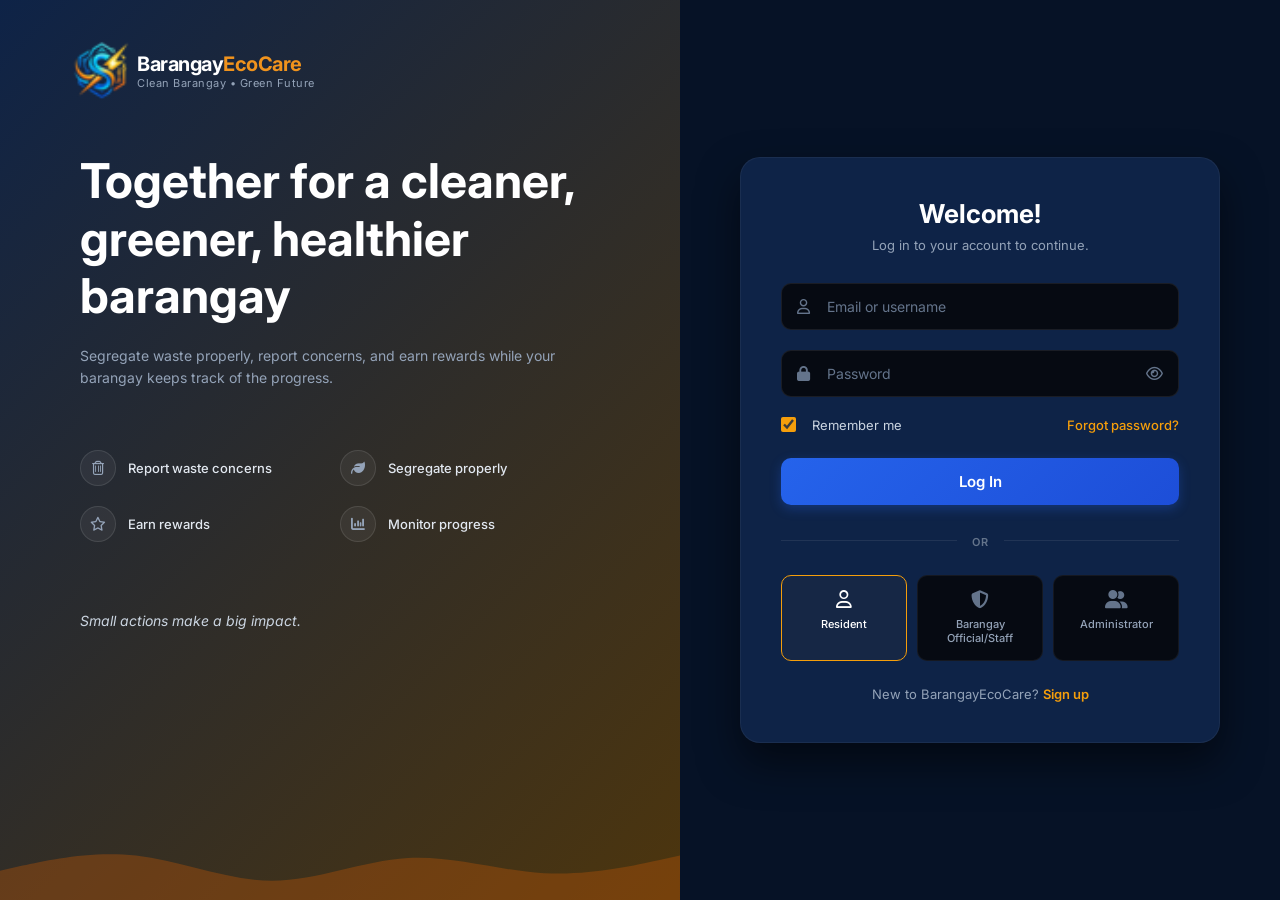
<file: login.html>
<!DOCTYPE html>
<html lang="en">
<head>
    <meta charset="UTF-8">
    <meta name="viewport" content="width=device-width, initial-scale=1.0">
    <title>BarangayEcoCare - Login</title>
    <link rel="stylesheet" href="/style/login.css">
    <link rel="stylesheet" href="https://cdnjs.cloudflare.com/ajax/libs/font-awesome/6.4.0/css/all.min.css">
</head>
<body>

    <div class="container">
        <div class="left-section">
            <div class="brand">
                <div class="logo-icon">
                    <img src="/images/spark.png" alt="">
                </div>
                <div class="brand-text">
                    <h1>Barangay<span>EcoCare</span></h1>
                    <p>Clean Barangay &bull; Green Future</p>
                </div>
            </div>

            <div class="hero-content">
                <h2>Together for a cleaner, greener, healthier barangay</h2>
                <p>Segregate waste properly, report concerns, and earn rewards while your barangay keeps track of the progress.</p>
                
                <div class="features-grid">
                    <div class="feature-item">
                        <div class="f-icon"><i class="fa-regular fa-trash-can"></i></div>
                        <span>Report waste concerns</span>
                    </div>
                    <div class="feature-item">
                        <div class="f-icon"><i class="fa-solid fa-leaf"></i></div>
                        <span>Segregate properly</span>
                    </div>
                    <div class="feature-item">
                        <div class="f-icon"><i class="fa-regular fa-star"></i></div>
                        <span>Earn rewards</span>
                    </div>
                    <div class="feature-item">
                        <div class="f-icon"><i class="fa-solid fa-chart-column"></i></div>
                        <span>Monitor progress</span>
                    </div>
                </div>
            </div>

            <div class="footer-quote">
                <em>Small actions make a big impact.</em>
            </div>

            <div class="wave-shape"></div>
        </div>

        <!-- Right Section: Login Card -->
        <div class="right-section">
            <div class="login-card">
                <div class="login-header">
                    <h2>Welcome!</h2>
                    <p>Log in to your account to continue.</p>
                </div>

                <form>
                    <div class="input-group">
                        <i class="fa-regular fa-user"></i>
                        <input type="text" placeholder="Email or username" required>
                    </div>

                    <div class="input-group">
                        <i class="fa-solid fa-lock"></i>
                        <input type="password" placeholder="Password" required>
                        <i class="fa-regular fa-eye toggle-password"></i>
                    </div>

                    <div class="form-options">
                        <label class="checkbox-container">
                            <input type="checkbox" checked>
                            <span class="checkmark"></span>
                            Remember me
                        </label>
                        <a href="#" class="forgot-password">Forgot password?</a>
                    </div>

                    <button type="submit" class="btn-login">Log In</button>
                </form>

                <div class="divider">
                    <span>OR</span>
                </div>

                <div class="role-selector">
                    <div class="role-card active">
                        <i class="fa-regular fa-user"></i>
                        <span>Resident</span>
                    </div>
                    <div class="role-card">
                        <i class="fa-solid fa-shield-halved"></i>
                        <span>Barangay Official/Staff</span>
                    </div>
                    <div class="role-card">
                        <i class="fa-solid fa-user-group"></i>
                        <span>Administrator</span>
                    </div>
                </div>

                <div class="signup-prompt">
                    New to BarangayEcoCare? <a href="signup.html">Sign up</a>
                </div>
            </div>
        </div>
    </div>

</body>
</html>
</file>
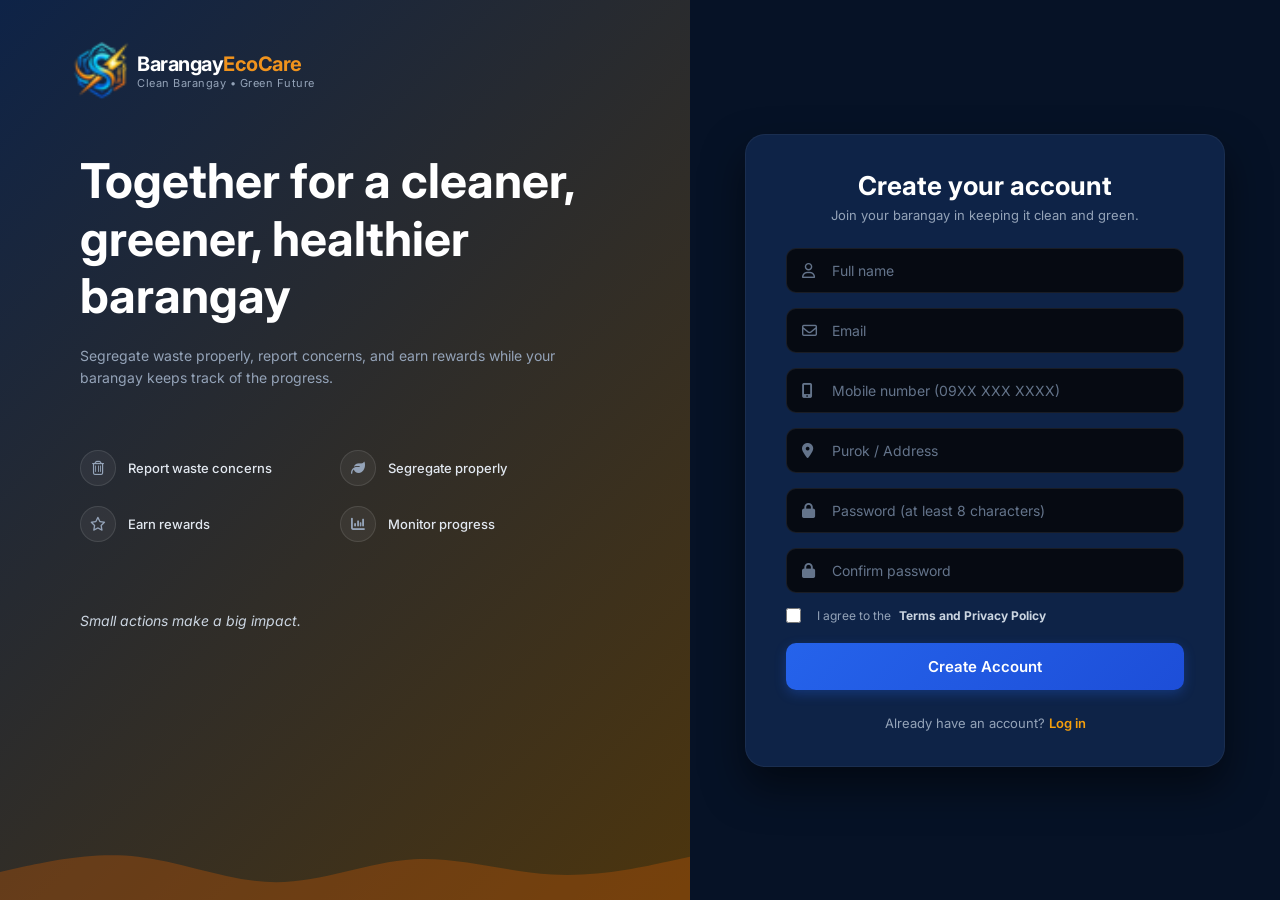
<file: signup.html>
<!DOCTYPE html>
<html lang="en">
<head>
    <meta charset="UTF-8">
    <meta name="viewport" content="width=device-width, initial-scale=1.0">
    <title>BarangayEcoCare - Create Account</title>
    <link rel="stylesheet" href="/style/signup.css">
    <!-- FontAwesome for Icons -->
    <link rel="stylesheet" href="https://cdnjs.cloudflare.com/ajax/libs/font-awesome/6.4.0/css/all.min.css">
</head>
<body>

    <div class="container">
        <!-- Left Section: Branding & Info -->
        <div class="left-section">
            <div class="brand">
                <div class="logo-icon">
                    <img src="/images/spark.png" alt="">
                </div>
                <div class="brand-text">
                    <h1>Barangay<span>EcoCare</span></h1>
                    <p>Clean Barangay &bull; Green Future</p>
                </div>
            </div>

            <div class="hero-content">
                <h2>Together for a cleaner, greener, healthier barangay</h2>
                <p>Segregate waste properly, report concerns, and earn rewards while your barangay keeps track of the progress.</p>
                
                <div class="features-grid">
                    <div class="feature-item">
                        <div class="f-icon"><i class="fa-regular fa-trash-can"></i></div>
                        <span>Report waste concerns</span>
                    </div>
                    <div class="feature-item">
                        <div class="f-icon"><i class="fa-solid fa-leaf"></i></div>
                        <span>Segregate properly</span>
                    </div>
                    <div class="feature-item">
                        <div class="f-icon"><i class="fa-regular fa-star"></i></div>
                        <span>Earn rewards</span>
                    </div>
                    <div class="feature-item">
                        <div class="f-icon"><i class="fa-solid fa-chart-column"></i></div>
                        <span>Monitor progress</span>
                    </div>
                </div>
            </div>

            <div class="footer-quote">
                <em>Small actions make a big impact.</em>
            </div>

            <div class="wave-shape"></div>
        </div>

        <!-- Right Section: Sign Up Card -->
        <div class="right-section">
            <div class="login-card">
                <div class="login-header">
                    <h2>Create your account</h2>
                    <p>Join your barangay in keeping it clean and green.</p>
                </div>

                <form>
                    <div class="input-group">
                        <i class="fa-regular fa-user"></i>
                        <input type="text" placeholder="Full name" required>
                    </div>

                    <div class="input-group">
                        <i class="fa-regular fa-envelope"></i>
                        <input type="email" placeholder="Email" required>
                    </div>

                    <div class="input-group">
                        <i class="fa-solid fa-mobile-screen-button"></i>
                        <input type="text" placeholder="Mobile number (09XX XXX XXXX)" required>
                    </div>

                    <div class="input-group">
                        <i class="fa-solid fa-location-dot"></i>
                        <input type="text" placeholder="Purok / Address" required>
                    </div>

                    <div class="input-group">
                        <i class="fa-solid fa-lock"></i>
                        <input type="password" placeholder="Password (at least 8 characters)" required>
                    </div>

                    <div class="input-group">
                        <i class="fa-solid fa-lock"></i>
                        <input type="password" placeholder="Confirm password" required>
                    </div>

                    <div class="form-options">
                        <label class="checkbox-container">
                            <input type="checkbox" required>
                            <span class="checkmark"></span>
                            I agree to the <strong>Terms and Privacy Policy</strong>
                        </label>
                    </div>

                    <button type="submit" class="btn-login">Create Account</button>
                </form>

                <div class="signup-prompt" style="margin-top: 25px;">
                    Already have an account? <a href="login.html">Log in</a>
                </div>
            </div>
        </div>
    </div>

</body>
</html>
</file>
<file: style/login.css>
@import url('https://fonts.googleapis.com/css2?family=Inter:wght@300;400;500;600;700&display=swap');

* {
    margin: 0;
    padding: 0;
    box-sizing: border-box;
    font-family: 'Inter', sans-serif;
}

:root{
    --bg--main: #061226;
    --bg-card: #131C31;
    --accent-orange: #80530593;
    --text-primary: #F8FAFC;
    --text-secondary: #94A3B8;
    --boxcolor: #0e2347;
    --textblue: #3688da;
    --orange: #f0931d;
}

body {
    background-color: #070d19;
    color: #ffffff;
    min-height: 100vh;
    display: flex;
    justify-content: center;
    align-items: center;
}

.container {
    display: flex;
    width: 100%;
    min-height: 100vh;
    position: relative;
    overflow: hidden;
}

/* Left Section */
.left-section {
    flex: 1;
    background: linear-gradient(135deg, var(--boxcolor) , var(--accent-orange) );
    padding: 50px 80px;
    display: flex;
    flex-direction: column;
    position: relative;
    z-index: 1;
}

.brand {
    display: flex;
    align-items: center;
    gap: 15px;
}

.logo-icon {
    width: 42px;
    height: 42px;
    border-radius: 10px;
    display: flex;
    align-items: center;
    justify-content: center;
    font-size: 20px;

    img{
        width: 90px;
        height: 90px;
    }
}

.brand-text h1 {
    font-size: 20px;
    font-weight: 700;
    letter-spacing: -0.5px;
}

.brand-text h1 span {
    color: var(--orange);
}

.brand-text p {
    font-size: 11px;
    color: #94a3b8;
    letter-spacing: 0.5px;
}

.hero-content {
    max-width: 500px;
    margin-top: 60px;
}

.hero-content h2 {
    font-size: 48px;
    font-weight: 700;
    line-height: 1.2;
    margin-bottom: 20px;
}

.hero-content > p {
    font-size: 14px;
    color: #94a3b8;
    line-height: 1.6;
    margin-bottom: 40px;
}

.features-grid {
    display: grid;
    grid-template-columns: 1fr 1fr;
    gap: 20px;
    margin-top: 60px;
    margin-bottom: 70px;
}

.feature-item {
    display: flex;
    align-items: center;
    gap: 12px;
    font-size: 13px;
    font-weight: 500;
    color: #e2e8f0;
}

.f-icon {
    width: 36px;
    height: 36px;
    background: rgba(255, 255, 255, 0.05);
    border: 1px solid rgba(255, 255, 255, 0.1);
    border-radius: 50%;
    display: flex;
    align-items: center;
    justify-content: center;
    color: #94a3b8;
    font-size: 14px;
}

.footer-quote {
    font-size: 14px;
    color: #cbd5e1;
}

.wave-shape {
    position: absolute;
    bottom: 0;
    left: 0;
    width: 100%;
    height: 120px;
    background: url('data:image/svg+xml;utf8,<svg viewBox="0 0 1440 320" xmlns="http://www.w3.org/2000/svg"><path fill="%23b45309" fill-opacity="0.4" d="M0,192L48,181.3C96,171,192,149,288,160C384,171,480,213,576,213.3C672,213,768,171,864,165.3C960,160,1056,192,1152,197.3C1248,203,1344,181,1392,170.7L1440,160L1440,320L1392,320C1344,320,1248,320,1152,320C1056,320,960,320,864,320C768,320,672,320,576,320C480,320,384,320,288,320C192,320,96,320,48,320L0,320Z"></path></svg>');
    background-size: cover;
    pointer-events: none;
}

/* Right Section */
.right-section {
    flex: 1;
    background-color: var(--bg--main);
    display: flex;
    justify-content: center;
    align-items: center;
    padding: 40px;
}

.login-card {
    background-color: var(--boxcolor);
    border: 1px solid rgba(255, 255, 255, 0.05);
    border-radius: 20px;
    padding: 40px;
    width: 100%;
    max-width: 480px;
    box-shadow: 0 20px 40px rgba(0, 0, 0, 0.5);
}

.login-header {
    text-align: center;
    margin-bottom: 30px;
}

.login-header h2 {
    font-size: 26px;
    font-weight: 700;
    margin-bottom: 8px;
}

.login-header p {
    font-size: 13px;
    color: #94a3b8;
}

.input-group {
    position: relative;
    margin-bottom: 20px;
}

.input-group i:first-child {
    position: absolute;
    left: 16px;
    top: 50%;
    transform: translateY(-50%);
    color: #64748b;
    font-size: 15px;
}

.input-group input {
    width: 100%;
    background-color: #060a12;
    border: 1px solid rgba(255, 255, 255, 0.08);
    border-radius: 10px;
    padding: 14px 16px 14px 45px;
    color: #fff;
    font-size: 14px;
    outline: none;
    transition: border-color 0.2s;
}

.input-group input:focus {
    border-color: #3b82f6;
}

.input-group input::placeholder {
    color: #64748b;
}

.toggle-password {
    position: absolute;
    right: 16px;
    top: 50%;
    transform: translateY(-50%);
    color: #64748b;
    cursor: pointer;
    font-size: 15px;
}

.form-options {
    display: flex;
    justify-content: space-between;
    align-items: center;
    font-size: 13px;
    margin-bottom: 25px;
}

.checkbox-container {
    display: flex;
    align-items: center;
    gap: 8px;
    color: #cbd5e1;
    cursor: pointer;
    user-select: none;
}

.checkbox-container input {
    accent-color: #f59e0b;
    width: 15px;
    height: 15px;
}

.forgot-password {
    color: #f59e0b;
    text-decoration: none;
    font-weight: 500;
}

.forgot-password:hover {
    text-decoration: underline;
}

.btn-login {
    width: 100%;
    background: linear-gradient(135deg, #2563eb, #1d4ed8);
    color: white;
    border: none;
    border-radius: 10px;
    padding: 14px;
    font-size: 15px;
    font-weight: 600;
    cursor: pointer;
    transition: opacity 0.2s;
    box-shadow: 0 4px 12px rgba(37, 99, 235, 0.3);
}

.btn-login:hover {
    opacity: 0.9;
}

.divider {
    text-align: center;
    position: relative;
    margin: 25px 0;
}

.divider::before {
    content: '';
    position: absolute;
    left: 0;
    top: 50%;
    width: 100%;
    height: 1px;
    background-color: rgba(255, 255, 255, 0.08);
}

.divider span {
    background-color: var(--boxcolor);
    padding: 0 15px;
    position: relative;
    font-size: 11px;
    color: #64748b;
    font-weight: 600;
    letter-spacing: 1px;
}

.role-selector {
    display: grid;
    grid-template-columns: repeat(3, 1fr);
    gap: 10px;
    margin-bottom: 25px;
}

.role-card {
    background-color: #060a12;
    border: 1px solid rgba(255, 255, 255, 0.06);
    border-radius: 10px;
    padding: 15px 10px;
    text-align: center;
    cursor: pointer;
    transition: all 0.2s;
}

.role-card i {
    font-size: 18px;
    color: #64748b;
    margin-bottom: 8px;
    display: block;
}

.role-card span {
    font-size: 11px;
    color: #94a3b8;
    font-weight: 500;
    display: block;
    line-height: 1.3;
}

.role-card.active {
    border-color: #f59e0b;
    background: rgba(245, 158, 11, 0.03);
}

.role-card.active i,
.role-card.active span {
    color: #ffffff;
}

.signup-prompt {
    text-align: center;
    font-size: 13px;
    color: #94a3b8;
}

.signup-prompt a {
    color: #f59e0b;
    text-decoration: none;
    font-weight: 600;
}

.signup-prompt a:hover {
    text-decoration: underline;
}

/* Responsive Layout */
@media (max-width: 1024px) {
    .container {
        flex-direction: column;
        overflow-y: auto;
    }
    .left-section {
        padding: 40px 20px;
    }
    .hero-content h2 {
        font-size: 28px;
    }
}
</file>
<file: style/signup.css>
@import url('https://fonts.googleapis.com/css2?family=Inter:wght@300;400;500;600;700&display=swap');

* {
    margin: 0;
    padding: 0;
    box-sizing: border-box;
    font-family: 'Inter', sans-serif;
}

:root{
    --bg--main: #061226;
    --bg-card: #131C31;
    --accent-orange: #80530593;
    --text-primary: #F8FAFC;
    --text-secondary: #94A3B8;
    --boxcolor: #0e2347;
    --textblue: #3688da;
    --orange: #f0931d;
}

body {
    background-color: #070d19;
    color: #ffffff;
    min-height: 100vh;
    display: flex;
    justify-content: center;
    align-items: center;
}

.container {
    display: flex;
    width: 100%;
    min-height: 100vh;
    position: relative;
    overflow: hidden;
}

/* Left Section */
.left-section {
    flex: 1;
    background: linear-gradient(135deg, var(--boxcolor) , var(--accent-orange) );
    padding: 50px 80px;
    display: flex;
    flex-direction: column;
    position: relative;
    z-index: 1;
}

.brand {
    display: flex;
    align-items: center;
    gap: 15px;
}

.logo-icon {
    width: 42px;
    height: 42px;
    border-radius: 10px;
    display: flex;
    align-items: center;
    justify-content: center;
    font-size: 20px;

    img{
        width: 90px;
        height: 90px;
    }
}

.brand-text h1 {
    font-size: 20px;
    font-weight: 700;
    letter-spacing: -0.5px;
}

.brand-text h1 span {
    color: var(--orange);
}

.brand-text p {
    font-size: 11px;
    color: #94a3b8;
    letter-spacing: 0.5px;
}

.hero-content {
    max-width: 500px;
    margin-top: 60px;
}

.hero-content h2 {
    font-size: 48px;
    font-weight: 700;
    line-height: 1.2;
    margin-bottom: 20px;
}

.hero-content > p {
    font-size: 14px;
    color: #94a3b8;
    line-height: 1.6;
    margin-bottom: 40px;
}

.features-grid {
    display: grid;
    grid-template-columns: 1fr 1fr;
    gap: 20px;
    margin-top: 60px;
    margin-bottom: 70px;
}

.feature-item {
    display: flex;
    align-items: center;
    gap: 12px;
    font-size: 13px;
    font-weight: 500;
    color: #e2e8f0;
}

.f-icon {
    width: 36px;
    height: 36px;
    background: rgba(255, 255, 255, 0.05);
    border: 1px solid rgba(255, 255, 255, 0.1);
    border-radius: 50%;
    display: flex;
    align-items: center;
    justify-content: center;
    color: #94a3b8;
    font-size: 14px;
}

.footer-quote {
    font-size: 14px;
    color: #cbd5e1;
}

.wave-shape {
    position: absolute;
    bottom: 0;
    left: 0;
    width: 100%;
    height: 120px;
    background: url('data:image/svg+xml;utf8,<svg viewBox="0 0 1440 320" xmlns="http://www.w3.org/2000/svg"><path fill="%23b45309" fill-opacity="0.4" d="M0,192L48,181.3C96,171,192,149,288,160C384,171,480,213,576,213.3C672,213,768,171,864,165.3C960,160,1056,192,1152,197.3C1248,203,1344,181,1392,170.7L1440,160L1440,320L1392,320C1344,320,1248,320,1152,320C1056,320,960,320,864,320C768,320,672,320,576,320C480,320,384,320,288,320C192,320,96,320,48,320L0,320Z"></path></svg>');
    background-size: cover;
    pointer-events: none;
}

/* Right Section */
.right-section {
    flex: 1;
    background-color: var(--bg--main);
    display: flex;
    justify-content: center;
    align-items: center;
    padding: 30px;
    overflow-y: auto;
}

.login-card {
    background-color: var(--boxcolor);
    border: 1px solid rgba(255, 255, 255, 0.05);
    border-radius: 20px;
    padding: 35px 40px;
    width: 100%;
    max-width: 480px;
    box-shadow: 0 20px 40px rgba(0, 0, 0, 0.5);
}

.login-header {
    text-align: center;
    margin-bottom: 25px;
}

.login-header h2 {
    font-size: 26px;
    font-weight: 700;
    margin-bottom: 6px;
}

.login-header p {
    font-size: 13px;
    color: #94a3b8;
}

.input-group {
    position: relative;
    margin-bottom: 15px;
}

.input-group i:first-child {
    position: absolute;
    left: 16px;
    top: 50%;
    transform: translateY(-50%);
    color: #64748b;
    font-size: 15px;
}

.input-group input {
    width: 100%;
    background-color: #060a12;
    border: 1px solid rgba(255, 255, 255, 0.08);
    border-radius: 10px;
    padding: 13px 16px 13px 45px;
    color: #fff;
    font-size: 14px;
    outline: none;
    transition: border-color 0.2s;
}

.input-group input:focus {
    border-color: #3b82f6;
}

.input-group input::placeholder {
    color: #64748b;
}

.form-options {
    font-size: 12px;
    margin-bottom: 20px;
}

.checkbox-container {
    display: flex;
    align-items: center;
    gap: 8px;
    color: #94a3b8;
    cursor: pointer;
    user-select: none;
}

.checkbox-container input {
    accent-color: #f59e0b;
    width: 15px;
    height: 15px;
}

.checkbox-container strong {
    color: #cbd5e1;
}

.btn-login {
    width: 100%;
    background: linear-gradient(135deg, #2563eb, #1d4ed8);
    color: white;
    border: none;
    border-radius: 10px;
    padding: 14px;
    font-size: 15px;
    font-weight: 600;
    cursor: pointer;
    transition: opacity 0.2s;
    box-shadow: 0 4px 12px rgba(37, 99, 235, 0.3);
}

.btn-login:hover {
    opacity: 0.9;
}

.signup-prompt {
    text-align: center;
    font-size: 13px;
    color: #94a3b8;
}

.signup-prompt a {
    color: #f59e0b;
    text-decoration: none;
    font-weight: 600;
}

.signup-prompt a:hover {
    text-decoration: underline;
}

/* Responsive Layout */
@media (max-width: 1024px) {
    .container {
        flex-direction: column;
        overflow-y: auto;
    }
    .left-section {
        padding: 40px 20px;
    }
    .hero-content h2 {
        font-size: 28px;
    }
}
</file>
